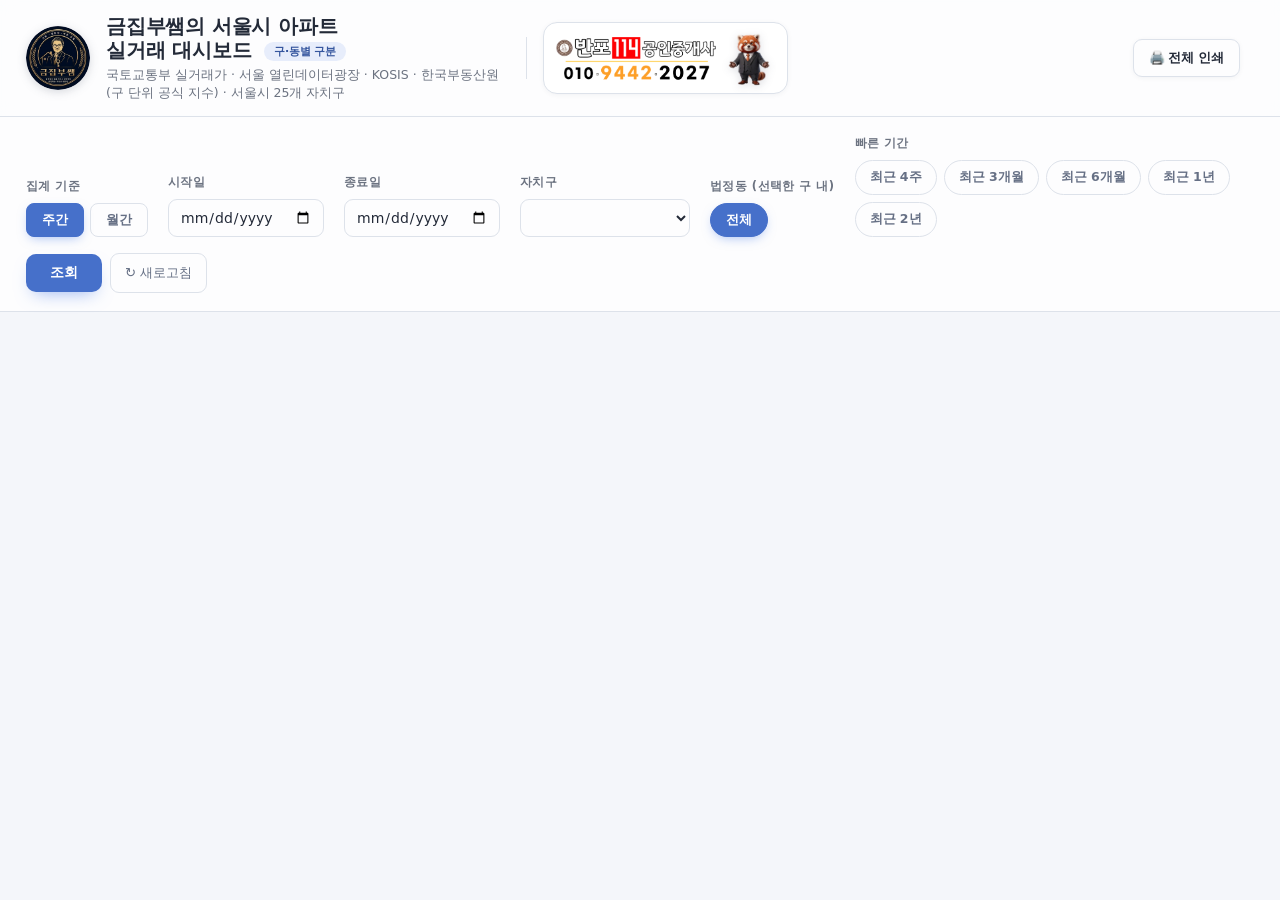
<file: index.html>
<!DOCTYPE html>
<html lang="ko">
<head>
<meta charset="utf-8" />
<meta name="viewport" content="width=device-width, initial-scale=1" />
<title>금집부쌤의 서울시 아파트 실거래 대시보드</title>
<!-- 이 파일을 더블클릭하면 서버 없이 바로 대시보드로 넘어갑니다. -->
<meta http-equiv="refresh" content="0; url=docs/index.html" />
<link rel="icon" href="data:image/svg+xml,<svg xmlns='http://www.w3.org/2000/svg' viewBox='0 0 32 32'><text y='26' font-size='26'>🏙️</text></svg>" />
<style>
  body { font-family: "Pretendard", "Malgun Gothic", -apple-system, sans-serif;
         background: #f4f6fa; color: #232a38; margin: 0; padding: 24px;
         display: flex; align-items: center; justify-content: center; min-height: 100vh; }
  .box { max-width: 540px; background: #fff; border: 1px solid #dde2ea; border-radius: 16px;
         padding: 30px 34px; box-shadow: 0 2px 14px -6px rgba(35,45,66,.12); }
  h1 { font-size: 19px; margin: 0 0 6px; letter-spacing: -.01em; }
  .sub { font-size: 13px; color: #6c7381; margin: 0 0 18px; }
  a.go { display: inline-block; background: #4670ca; color: #fff; text-decoration: none;
         font-weight: 800; font-size: 14px; padding: 11px 20px; border-radius: 10px; }
  a.go:hover { background: #35569e; }
  .note { margin-top: 20px; padding-top: 16px; border-top: 1px solid #e7eaf1;
          font-size: 12px; color: #6c7381; line-height: 1.8; }
  .note b { color: #232a38; }
  code { background: #eef1f6; padding: 1px 6px; border-radius: 5px; }
</style>
</head>
<body>
  <div class="box">
    <h1>금집부쌤의 서울시 아파트 실거래 대시보드</h1>
    <p class="sub">반포114공인중개사 · 010-9442-2027</p>

    <a class="go" href="docs/index.html">대시보드 열기 →</a>

    <p class="note">
      자동으로 넘어가지 않으면 위 버튼을 눌러 주세요.<br />
      수록 기간 안에서 시작일·종료일과 빠른 기간(최근 4주/3개월/6개월)을 고를 수 있고,
      자료는 <b>매일 새벽 자동으로 갱신</b>됩니다.<br /><br />

      <b>실시간 조회로 보고 싶다면</b> — <code>실행하기.bat</code>을 더블클릭하세요.
      공공데이터포털에서 그때그때 받아오므로 기간 제한 없이 조회할 수 있습니다(API 키 필요).
    </p>
  </div>
</body>
</html>
</file>
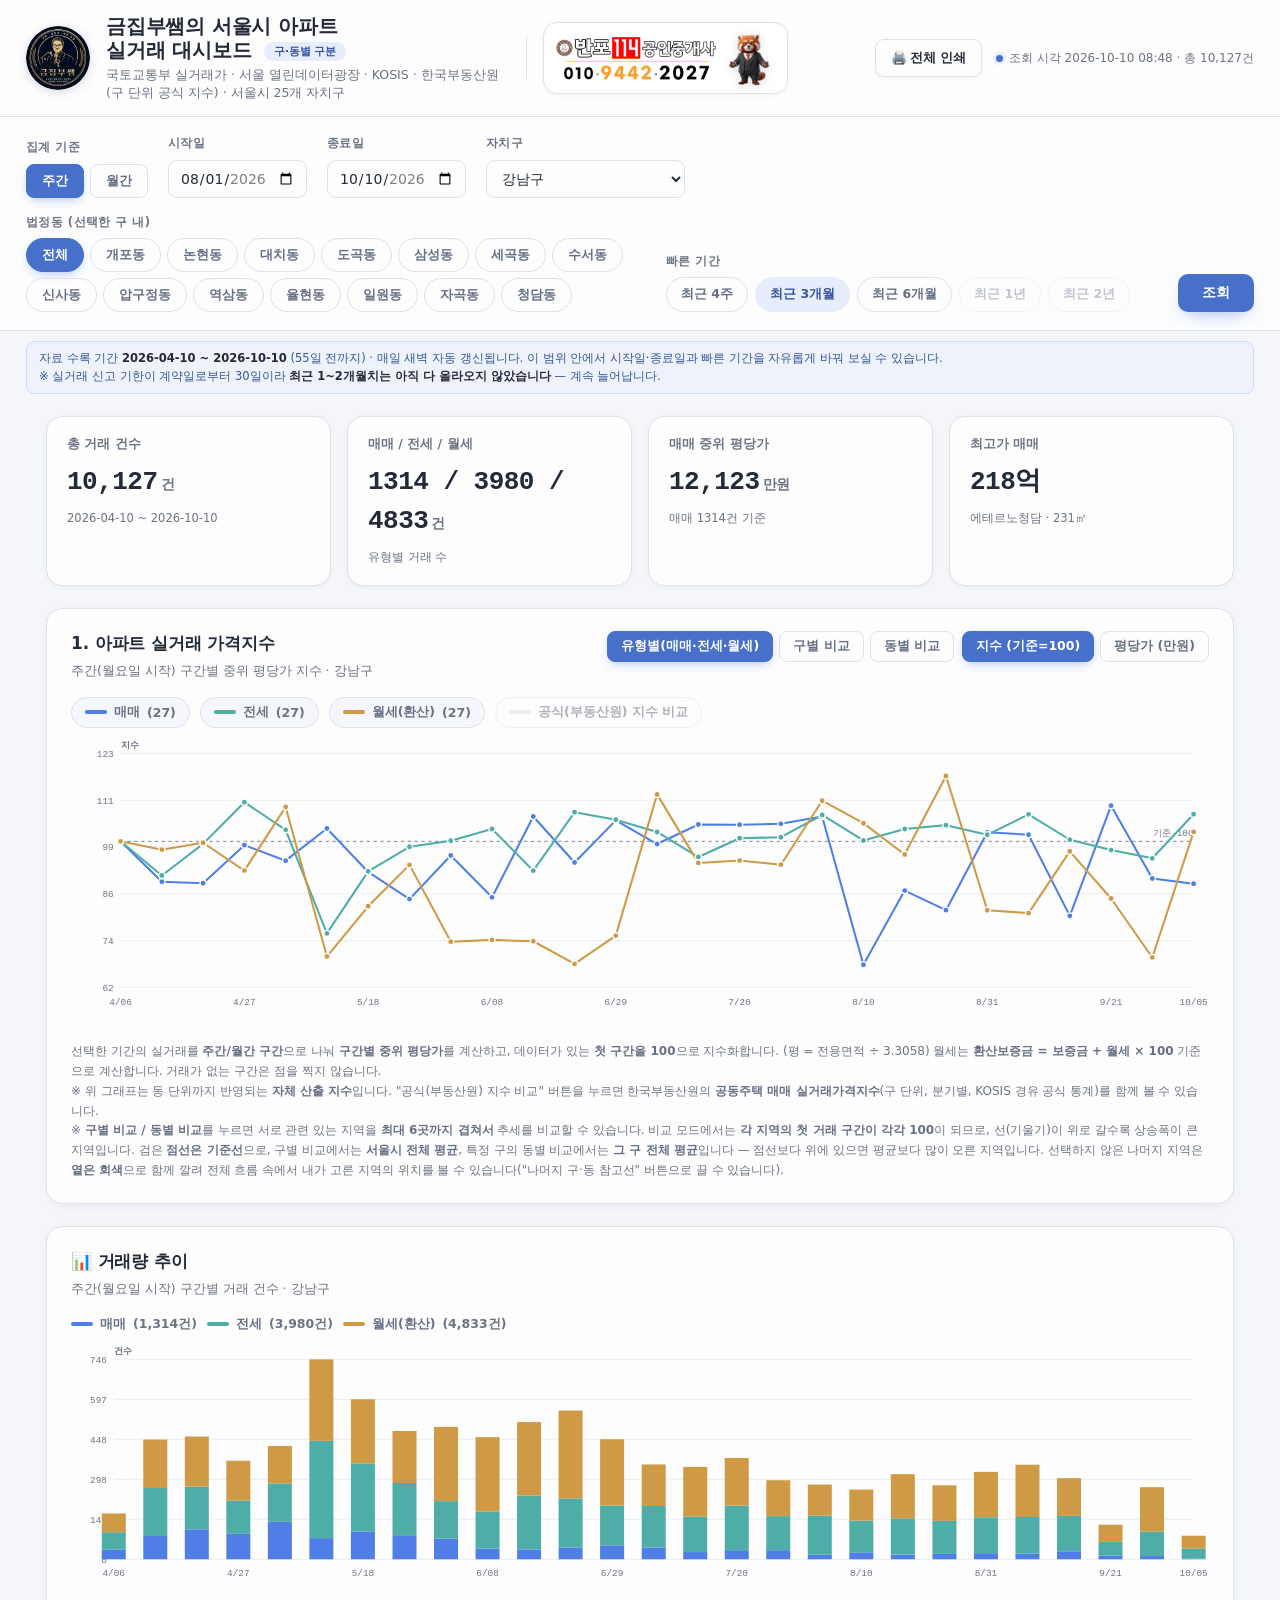
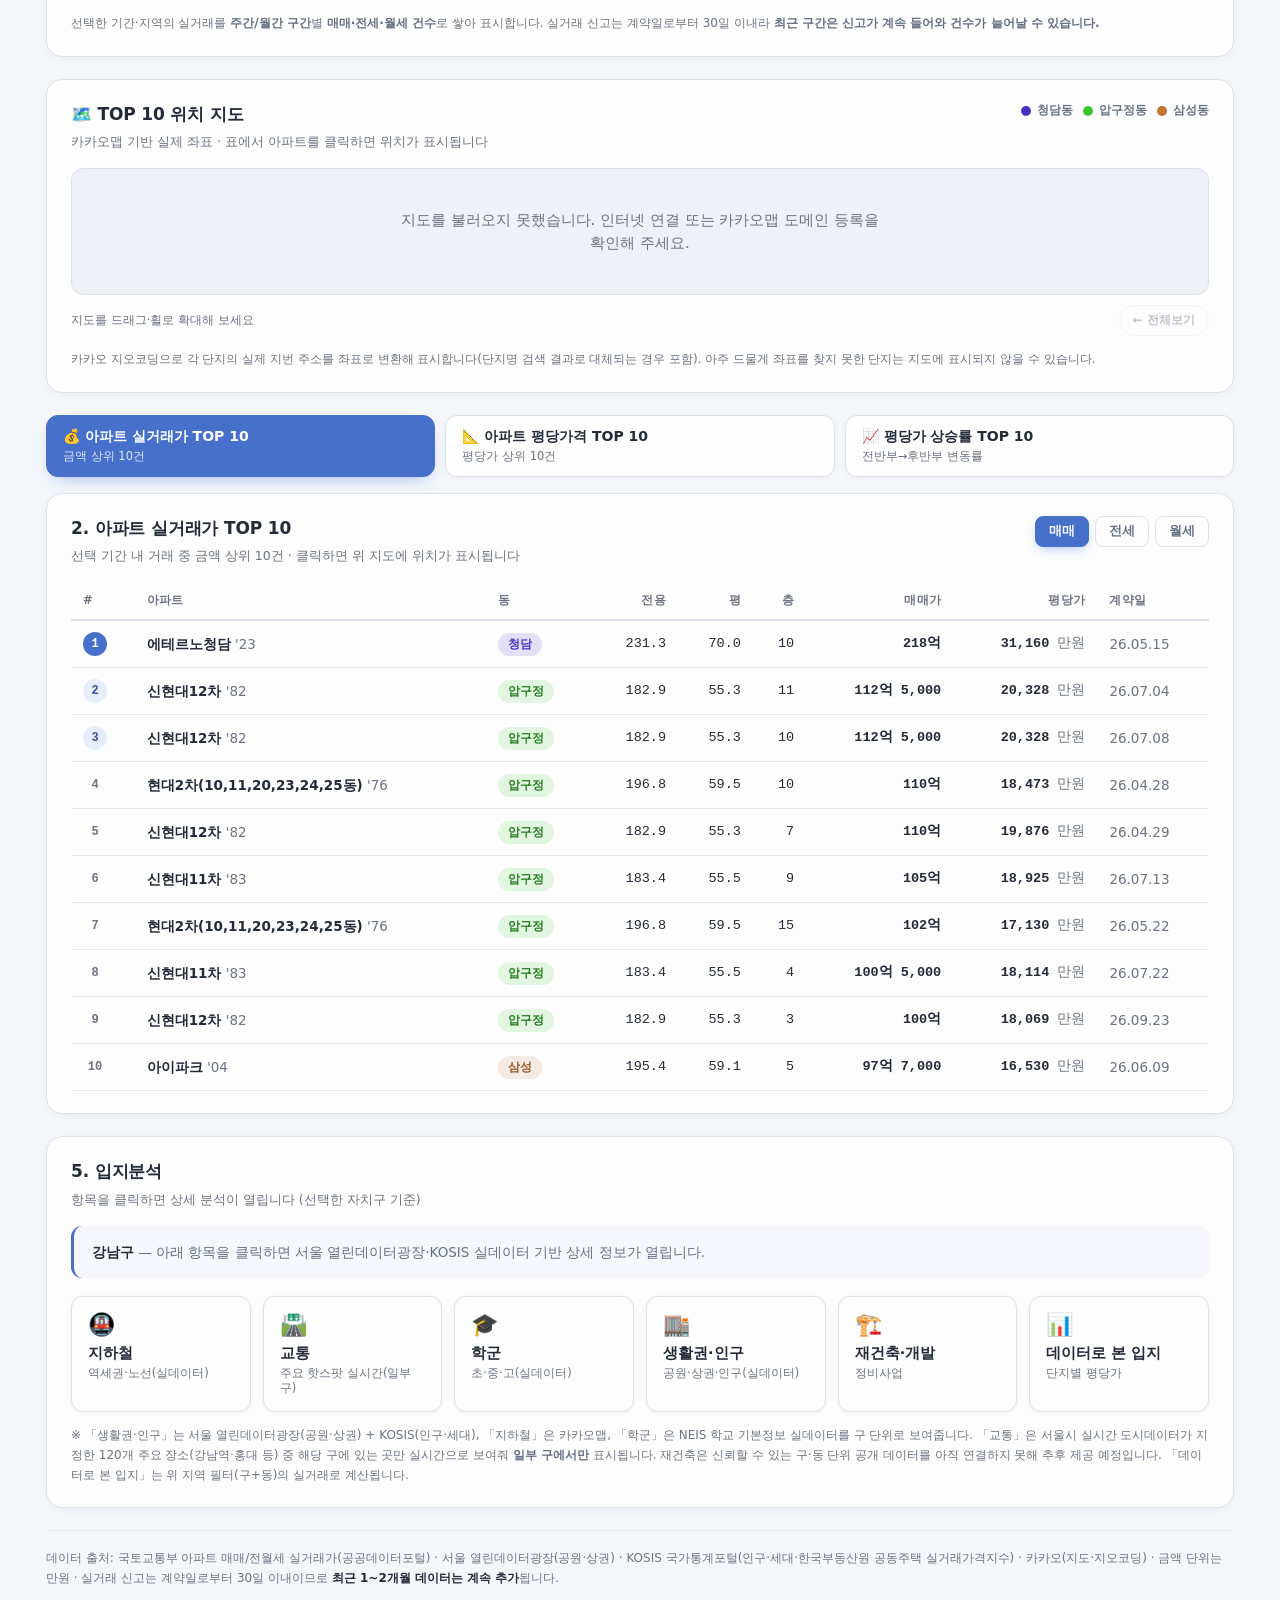
<file: docs/index.html>
<!DOCTYPE html>
<html lang="ko">
<head>
  <meta charset="utf-8" />
  <meta name="viewport" content="width=device-width, initial-scale=1" />
  <title>금집부쌤의 서울시 아파트 실거래 대시보드</title>
  <link rel="stylesheet" href="style.css?v=32" />
  <link rel="icon" href="data:image/svg+xml,<svg xmlns='http://www.w3.org/2000/svg' viewBox='0 0 32 32'><text y='26' font-size='26'>🏙️</text></svg>" />
</head>
<body>

<!-- 인쇄 전용 워터마크(반포114 상호·연락처).
     position:fixed 요소는 크롬 인쇄에서 페이지마다 다시 그려지므로 전 페이지에 자동으로 찍힌다. -->
<div class="print-watermark" aria-hidden="true">
  <img src="assets/banpo114-logo.png" alt="" onerror="this.closest('.print-watermark').remove()" />
</div>

<header class="topbar">
  <div class="brand">
    <div class="brand-left">
      <img class="geumjib-badge" src="assets/geumjib-logo.png?v=2" alt="금집부쌤"
           onerror="this.classList.add('img-missing')" />
      <div class="brand-titles">
        <h1>금집부쌤의 서울시 아파트<br />실거래 대시보드 <span class="brand-tag">구·동별 구분</span></h1>
        <p class="brand-sub">국토교통부 실거래가 · 서울 열린데이터광장 · KOSIS · 한국부동산원(구 단위 공식 지수) · 서울시 25개 자치구</p>
      </div>
    </div>
    <span class="brand-sep" aria-hidden="true"></span>
    <div class="brand-plate">
      <img class="logo" src="assets/banpo114-logo.png" alt="반포114공인중개사 · 010-9442-2027"
           onerror="this.classList.add('img-missing')" />
      <span class="brand-plate-fallback">반포<b>114</b>공인중개사 · 010-9442-2027</span>
      <img class="mascot" src="assets/geumddogi.png" alt="반포114공인중개사 캐릭터 금똑이"
           onerror="this.classList.add('img-missing')" />
    </div>
  </div>
  <div class="topbar-right">
    <button type="button" id="printAllBtn" class="print-btn">🖨️ 전체 인쇄</button>
    <div class="fetched" id="fetchedAt"></div>
  </div>
</header>

<!-- ─────────────── 조회 조건 ─────────────── -->
<section class="controls" aria-label="조회 조건">
  <div class="ctl">
    <label>집계 기준</label>
    <div class="seg" id="granularity" role="group">
      <button class="seg-btn is-on" data-g="week">주간</button>
      <button class="seg-btn" data-g="month">월간</button>
    </div>
  </div>

  <div class="ctl">
    <label for="startDate">시작일</label>
    <input type="date" id="startDate" />
  </div>

  <div class="ctl">
    <label for="endDate">종료일</label>
    <input type="date" id="endDate" />
  </div>

  <div class="ctl">
    <label for="guSelect">자치구</label>
    <select id="guSelect"></select>
  </div>

  <div class="ctl">
    <label>법정동 (선택한 구 내)</label>
    <div class="seg seg-wrap seg-pill" id="dongFilter" role="group">
      <button class="seg-btn is-on" data-d="all">전체</button>
    </div>
  </div>

  <div class="ctl ctl-grow">
    <label>빠른 기간</label>
    <div class="presets" id="presets">
      <button data-preset="4w">최근 4주</button>
      <button data-preset="3m">최근 3개월</button>
      <button data-preset="6m">최근 6개월</button>
      <button data-preset="1y">최근 1년</button>
      <button data-preset="2y">최근 2년</button>
    </div>
  </div>

  <div class="ctl ctl-actions">
    <button id="loadBtn" class="primary">조회</button>
    <button id="refreshBtn" class="ghost" title="캐시를 무시하고 공공데이터포털에서 다시 받아옵니다">↻ 새로고침</button>
  </div>
</section>

<div id="status" class="status" hidden></div>

<main id="dash" hidden>

  <!-- 화면에는 안 보이고, "전체 인쇄" 시 1페이지 맨 위에 어느 지역·기간 리포트인지 표시 -->
  <div id="printPageHeader" class="print-only"></div>

  <!-- ─────────────── 요약 KPI ─────────────── -->
  <section class="kpis" id="kpis"></section>

  <!-- ─────────────── 1. 가격지수 ─────────────── -->
  <section class="card" id="cardIndex">
    <div class="card-head">
      <div>
        <h2>1. 아파트 실거래 가격지수</h2>
        <p class="card-sub" id="indexSub"></p>
      </div>
      <div class="card-tools">
        <div class="seg small" id="indexView">
          <button class="seg-btn is-on" data-v="type">유형별(매매·전세·월세)</button>
          <button class="seg-btn" data-v="gu">구별 비교</button>
          <button class="seg-btn" data-v="dong">동별 비교</button>
        </div>
        <div class="seg small" id="indexMode">
          <button class="seg-btn is-on" data-m="index">지수 (기준=100)</button>
          <button class="seg-btn" data-m="price">평당가 (만원)</button>
        </div>
      </div>
    </div>

    <!-- 구·동 비교 모드에서만 열리는 선택 패널(칩을 클릭해 최대 6개 지역을 겹쳐 본다) -->
    <div class="cmp-panel" id="cmpPanel" hidden>
      <div class="cmp-row">
        <span class="cmp-label">거래유형</span>
        <div class="seg small" id="cmpType">
          <button class="seg-btn is-on" data-t="sale">매매</button>
          <button class="seg-btn" data-t="jeonse">전세</button>
          <button class="seg-btn" data-t="monthly">월세(환산)</button>
        </div>
        <span class="cmp-label">빠른 선택</span>
        <div class="cmp-presets" id="cmpPresets"></div>
      </div>
      <div class="cmp-row cmp-row-toggles">
        <span class="cmp-label">비교 기준</span>
        <div class="cmp-toggles" id="cmpToggles"></div>
      </div>
      <div class="cmp-chips" id="cmpChips"></div>
      <p class="cmp-hint" id="cmpHint"></p>
    </div>

    <div class="legend" id="indexLegend"></div>
    <div class="chart-wrap"><div id="indexChart"></div></div>
    <div class="reb-index-panel" id="rebIndexPanel" hidden></div>

    <p class="note">
      선택한 기간의 실거래를 <b>주간/월간 구간</b>으로 나눠 <b>구간별 중위 평당가</b>를 계산하고,
      데이터가 있는 <b>첫 구간을 100</b>으로 지수화합니다. (평 = 전용면적 ÷ 3.3058)
      월세는 <b>환산보증금 = 보증금 + 월세 × 100</b> 기준으로 계산합니다.
      거래가 없는 구간은 점을 찍지 않습니다.
      <br />
      ※ 위 그래프는 동 단위까지 반영되는 <b>자체 산출 지수</b>입니다. "공식(부동산원) 지수 비교" 버튼을 누르면
      한국부동산원의 <b>공동주택 매매 실거래가격지수</b>(구 단위, 분기별, KOSIS 경유 공식 통계)를 함께 볼 수 있습니다.
      <br />
      ※ <b>구별 비교 / 동별 비교</b>를 누르면 서로 관련 있는 지역을 <b>최대 6곳까지 겹쳐서</b> 추세를 비교할 수 있습니다.
      비교 모드에서는 <b>각 지역의 첫 거래 구간이 각각 100</b>이 되므로, 선(기울기)이 위로 갈수록 상승폭이 큰 지역입니다.
      검은 <b>점선은 기준선</b>으로, 구별 비교에서는 <b>서울시 전체 평균</b>, 특정 구의 동별 비교에서는 <b>그 구 전체 평균</b>입니다 —
      점선보다 위에 있으면 평균보다 많이 오른 지역입니다. 선택하지 않은 나머지 지역은 <b>옅은 회색</b>으로 함께 깔려
      전체 흐름 속에서 내가 고른 지역의 위치를 볼 수 있습니다("나머지 구·동 참고선" 버튼으로 끌 수 있습니다).
    </p>
  </section>

  <!-- ─────────────── 거래량 추이 ─────────────── -->
  <section class="card" id="cardVolume">
    <div class="card-head">
      <div>
        <h2>📊 거래량 추이</h2>
        <p class="card-sub" id="volumeSub"></p>
      </div>
    </div>

    <div class="legend" id="volumeLegend"></div>
    <div class="chart-wrap"><div id="volumeChart"></div></div>

    <p class="note">
      선택한 기간·지역의 실거래를 <b>주간/월간 구간</b>별 <b>매매·전세·월세 건수</b>로 쌓아 표시합니다.
      실거래 신고는 계약일로부터 30일 이내라 <b>최근 구간은 신고가 계속 들어와 건수가 늘어날 수 있습니다.</b>
    </p>
  </section>

  <!-- ─────────────── 지도: TOP 10 위치 ─────────────── -->
  <section class="card" id="cardMap">
    <div class="card-head">
      <div>
        <h2>🗺️ TOP 10 위치 지도</h2>
        <p class="card-sub">카카오맵 기반 실제 좌표 · 표에서 아파트를 클릭하면 위치가 표시됩니다</p>
      </div>
      <div class="geo-legend" id="geoLegend"></div>
    </div>
    <div class="geo-map-wrap">
      <div id="geoMapKakao" class="geo-map-kakao" hidden></div>
      <div id="geoMap"></div>
    </div>
    <div class="geo-map-tools">
      <span class="geo-map-hint" id="geoMapHint">지도를 드래그·휠로 확대해 보세요</span>
      <button type="button" class="geo-reset-btn" id="geoResetBtn" disabled>← 전체보기</button>
    </div>
    <p class="note">
      카카오 지오코딩으로 각 단지의 실제 지번 주소를 좌표로 변환해 표시합니다(단지명 검색 결과로 대체되는 경우 포함).
      아주 드물게 좌표를 찾지 못한 단지는 지도에 표시되지 않을 수 있습니다.
    </p>
  </section>

  <!-- ─────────────── TOP 10 3종 전환 탭 ───────────────
       화면에서는 한 번에 하나만 보여주고(길게 이어지는 표 3개를 없앰),
       "전체 인쇄" 시에는 CSS(@media print)에서 숨김을 풀어 3개 모두 출력한다. -->
  <nav class="top-tabs" id="topTabs" aria-label="TOP 10 보기 전환">
    <button type="button" class="top-tab is-on" data-tab="deal"><b>💰 아파트 실거래가 TOP 10</b><em>금액 상위 10건</em></button>
    <button type="button" class="top-tab" data-tab="pyeong"><b>📐 아파트 평당가격 TOP 10</b><em>평당가 상위 10건</em></button>
    <button type="button" class="top-tab" data-tab="rate"><b>📈 평당가 상승률 TOP 10</b><em>전반부→후반부 변동률</em></button>
  </nav>

  <!-- ─────────────── 2. 실거래가 TOP 10 ─────────────── -->
  <section class="card" id="cardTopDeal" data-tabpanel="deal">
    <div class="card-head">
      <div>
        <h2>2. 아파트 실거래가 TOP 10</h2>
        <p class="card-sub">선택 기간 내 거래 중 금액 상위 10건 · 클릭하면 위 지도에 위치가 표시됩니다</p>
      </div>
      <div class="seg small" id="topDealTab">
        <button class="seg-btn is-on" data-t="sale">매매</button>
        <button class="seg-btn" data-t="jeonse">전세</button>
        <button class="seg-btn" data-t="monthly">월세</button>
      </div>
    </div>
    <div class="table-wrap"><table id="topDealTable"></table></div>
  </section>

  <!-- ─────────────── 3. 평당가격 TOP 10 ─────────────── -->
  <section class="card" id="cardTopPyeong" data-tabpanel="pyeong">
    <div class="card-head">
      <div>
        <h2>3. 아파트 평당가격 TOP 10</h2>
        <p class="card-sub">평당가 = 거래금액 ÷ (전용면적 ÷ 3.3058)</p>
      </div>
      <div class="seg small" id="topPyeongTab">
        <button class="seg-btn is-on" data-t="sale">매매</button>
        <button class="seg-btn" data-t="jeonse">전세</button>
        <button class="seg-btn" data-t="monthly">월세</button>
      </div>
    </div>
    <div class="table-wrap"><table id="topPyeongTable"></table></div>
  </section>

  <!-- ─────────────── 평당가 상승률 TOP 10 ─────────────── -->
  <section class="card" id="cardRateTop" data-tabpanel="rate">
    <div class="card-head">
      <div>
        <h2>4. 평당가 상승률 TOP 10</h2>
        <p class="card-sub">선택 기간을 절반으로 나눠 <b>전반부→후반부 중위 평당가 변동률</b>이 큰 단지 순</p>
      </div>
      <div class="seg small" id="rateTab">
        <button class="seg-btn is-on" data-t="sale">매매</button>
        <button class="seg-btn" data-t="jeonse">전세</button>
        <button class="seg-btn" data-t="monthly">월세</button>
      </div>
    </div>
    <div class="table-wrap"><table id="rateTopTable"></table></div>
    <p class="note">
      선택한 기간을 정확히 반으로 나눠, 각 단지의 <b>전반부·후반부 중위 평당가</b>를 비교합니다.
      두 구간 모두 거래가 있는 단지만 계산되므로, <b>기간이 짧으면 비교 가능한 단지가 적어질 수 있습니다</b>
      (3개월 이상 조회를 권장). 표본이 1~2건인 단지는 등락이 과장되어 보일 수 있습니다.
    </p>
  </section>

  <!-- ─────────────── 4. 입지분석 ─────────────── -->
  <section class="card" id="cardLocOnScreen">
    <div class="card-head">
      <div>
        <h2>5. 입지분석</h2>
        <p class="card-sub">항목을 클릭하면 상세 분석이 열립니다 (선택한 자치구 기준)</p>
      </div>
    </div>

    <p class="loc-summary" id="locSummary"></p>

    <div class="loc-grid" id="locGrid">
      <button class="loc-tile" data-k="subway"><span class="ico">🚇</span><b>지하철</b><em>역세권·노선(실데이터)</em></button>
      <button class="loc-tile" data-k="transport"><span class="ico">🛣️</span><b>교통</b><em>주요 핫스팟 실시간(일부 구)</em></button>
      <button class="loc-tile" data-k="school"><span class="ico">🎓</span><b>학군</b><em>초·중·고(실데이터)</em></button>
      <button class="loc-tile" data-k="life"><span class="ico">🏬</span><b>생활권·인구</b><em>공원·상권·인구(실데이터)</em></button>
      <button class="loc-tile" data-k="develop"><span class="ico">🏗️</span><b>재건축·개발</b><em>정비사업</em></button>
      <button class="loc-tile" data-k="data"><span class="ico">📊</span><b>데이터로 본 입지</b><em>단지별 평당가</em></button>
    </div>

    <div class="loc-detail" id="locDetail" hidden></div>

    <p class="note">
      ※ 「생활권·인구」는 서울 열린데이터광장(공원·상권) + KOSIS(인구·세대), 「지하철」은 카카오맵, 「학군」은
      NEIS 학교 기본정보 실데이터를 구 단위로 보여줍니다. 「교통」은 서울시 실시간 도시데이터가 지정한
      120개 주요 장소(강남역·홍대 등) 중 해당 구에 있는 곳만 실시간으로 보여줘 <b>일부 구에서만</b> 표시됩니다.
      재건축은 신뢰할 수 있는 구·동 단위 공개 데이터를 아직 연결하지 못해 추후 제공 예정입니다.
      「데이터로 본 입지」는 위 지역 필터(구+동)의 실거래로 계산됩니다.
    </p>
  </section>

  <!-- 화면에는 안 보이고, "전체 인쇄" 클릭 시에만 입지분석 6개 탭 전체를 한 번에 채워 넣는다 -->
  <div id="printLocAll" class="print-only"></div>

  <footer class="foot">
    데이터 출처: 국토교통부 아파트 매매/전월세 실거래가(공공데이터포털) · 서울 열린데이터광장(공원·상권) ·
    KOSIS 국가통계포털(인구·세대·한국부동산원 공동주택 실거래가격지수) · 카카오(지도·지오코딩) ·
    금액 단위는 만원 · 실거래 신고는 계약일로부터 30일 이내이므로 <b>최근 1~2개월 데이터는 계속 추가</b>됩니다.
  </footer>
</main>

<script src="https://dapi.kakao.com/v2/maps/sdk.js?appkey=e0f46aa5826e861cba007f4b3ff5d17c&autoload=false"></script>
<script src="seoul-gu.js?v=11"></script>
<script src="geo-coords.js?v=11"></script>
<script src="static-data.js?v=202610100848"></script>
  <script src="static-shim.js"></script>
  <script src="app.js?v=15"></script>
</body>
</html>
</file>
<file: docs/style.css>
:root {
  /* ── 라이트 테마 팔레트 (디자인 가이드 OKLCH 톤을 매핑) ── */
  --bg: #f4f6fa;
  --card: #fdfdfe;
  --card-2: #eef1f6;
  --line: #dde2ea;
  --line-soft: #e7eaf1;
  --txt: #232a38;
  --txt-dim: #667085;
  --txt-mute: #6c7381;    /* WCAG AA(4.5:1) 확보를 위해 목업보다 살짝 어둡게 조정 */

  --accent: #4670ca;       /* blue — 흰 텍스트 위 버튼/배지 대비 4.5:1 확보를 위해 목업보다 살짝 어둡게 조정 */
  --accent-2: #35569e;     /* blue-dark (강조 텍스트) */
  --accent-light: #e7edfb; /* blue-light (활성 배지 배경) */
  --accent-pale: #f5f7fc;  /* blue-pale (비활성 요소 배경) */

  --sale: #4f7fe6;      /* blue (차트 라인은 배경 대비 걱정 없어 원래 밝기 유지) */
  --jeonse: #4fada8;    /* teal */
  --monthly: #cf9a45;   /* gold */

  --up: #bc3d3d;        /* 상승(국내 관행: 적색) — 배지 배경 대비 4.5:1 확보 */
  --down: #4e6aa9;      /* 하락(청색) — 배지 배경 대비 4.5:1 확보 */
  --danger: #bc3d3d;

  --radius: 16px;
  --shadow: 0 2px 14px -6px rgba(35, 45, 66, 0.12);
  --shadow-sm: 0 1px 6px -2px rgba(35, 45, 66, 0.10);
  --mono: ui-monospace, "SF Mono", "Cascadia Code", Consolas, monospace;
  --sans: "Pretendard", "Noto Sans KR", -apple-system, "Segoe UI", "Malgun Gothic", system-ui, sans-serif;
}

* { box-sizing: border-box; }

html, body {
  margin: 0;
  background: var(--bg);
  color: var(--txt);
  font-family: var(--sans);
  font-size: 15px;
  line-height: 1.5;
  -webkit-font-smoothing: antialiased;
}

h1, h2 { margin: 0; font-weight: 800; letter-spacing: -0.01em; }
b { font-weight: 700; color: var(--txt); }

/* ─────────────── Top bar ─────────────── */
.topbar {
  display: flex;
  align-items: center;
  justify-content: space-between;
  flex-wrap: wrap;
  gap: 10px 24px;
  padding: 14px 26px;
  border-bottom: 1px solid var(--line);
  background: rgba(253, 253, 254, 0.92);
  backdrop-filter: blur(8px);
  position: sticky;
  top: 0;
  z-index: 20;
}
/* 브랜드(로고+제목)가 넓게 펼쳐지도록 우선 폭을 확보하고,
   조회시각은 공간이 부족하면 아래 줄로 밀려나게 한다. */
.brand { display: flex; align-items: center; gap: 16px; min-width: 0; flex: 1 1 620px; }
.brand-left { display: contents; }   /* 인쇄 전용 래퍼: 화면에서는 자식이 .brand에 바로 있는 것처럼 동작(레이아웃 영향 없음) */

/* 반포114 브랜드 플레이트 — 흰 배경 카드 위에 캐릭터 + 로고 */
.brand-plate {
  display: flex;
  align-items: center;
  gap: 10px;
  background: #fff;
  border: 1px solid var(--line);
  border-radius: 14px;
  padding: 5px 16px 5px 10px;
  box-shadow: var(--shadow-sm);
  flex-shrink: 0;
}
.brand-plate .mascot { height: 60px; width: auto; display: block; filter: drop-shadow(0 2px 4px rgba(35, 45, 66, 0.16)); }
.brand-plate .logo { height: 50px; width: auto; display: block; }
.brand-plate .img-missing { display: none; }
.brand-plate-fallback { display: none; font-size: 16px; font-weight: 800; color: #222; white-space: nowrap; letter-spacing: -0.01em; }
.brand-plate-fallback b { color: #d64545; }
/* 이미지가 아직 없을 때만 텍스트 대체 노출 */
.brand-plate .logo.img-missing ~ .brand-plate-fallback { display: inline-flex; align-items: center; gap: 2px; }

.geumjib-badge { height: 64px; width: 64px; border-radius: 50%; display: block; flex-shrink: 0; filter: drop-shadow(0 2px 5px rgba(35, 45, 66, 0.18)); }
.geumjib-badge.img-missing { display: none; }
.brand-sep { width: 1px; height: 42px; background: var(--line); flex-shrink: 0; }
.brand-titles { flex: 1 1 auto; min-width: 0; }
.topbar h1 { font-size: 20px; line-height: 1.2; text-wrap: balance; color: var(--txt); }
.brand-sub { margin: 4px 0 0; color: var(--txt-mute); font-size: 12.5px; line-height: 1.45; }
.brand-tag { display: inline-block; font-size: 11px; font-weight: 700; color: var(--accent-2); background: var(--accent-light); padding: 3px 10px; border-radius: 100px; vertical-align: middle; margin-left: 6px; white-space: nowrap; }
.topbar-right { display: flex; align-items: center; gap: 14px; margin-left: auto; flex: 1 1 300px; justify-content: flex-end; }
.fetched { color: var(--txt-mute); font-size: 12px; text-align: right; line-height: 1.5; }
.print-btn {
  border: 1px solid var(--line); background: var(--card); color: var(--txt);
  padding: 9px 15px; border-radius: 9px; font-size: 13px; font-weight: 700; cursor: pointer;
  white-space: nowrap; box-shadow: var(--shadow-sm);
}
.print-btn:hover { border-color: var(--accent); color: var(--accent); }
.print-btn:disabled { opacity: 0.6; cursor: default; }
.print-only { display: none; }
.print-watermark { display: none; }   /* 화면에서는 숨김 — @media print에서만 켜진다 */
.fetched .live-dot {
  display: inline-block; width: 7px; height: 7px; border-radius: 50%;
  background: var(--accent); margin-right: 6px; box-shadow: 0 0 0 3px var(--accent-light);
  animation: pulseDot 2s infinite;
}
@keyframes pulseDot { 0%, 100% { opacity: 1; } 50% { opacity: 0.35; } }
@media (prefers-reduced-motion: reduce) { .fetched .live-dot { animation: none; } }

/* ─────────────── Controls ─────────────── */
.controls {
  display: flex;
  flex-wrap: wrap;
  gap: 16px 20px;
  align-items: flex-end;
  padding: 18px 26px;
  border-bottom: 1px solid var(--line);
  background: var(--card);
}
.ctl { display: flex; flex-direction: column; gap: 7px; }
.ctl-grow { flex: 1; min-width: 220px; }
.ctl label { font-size: 11.5px; color: var(--txt-mute); font-weight: 700; text-transform: uppercase; letter-spacing: 0.04em; }
.ctl-actions { flex-direction: row; align-items: center; gap: 8px; }

input[type="date"] {
  background: var(--card);
  border: 1px solid var(--line);
  color: var(--txt);
  border-radius: 9px;
  padding: 9px 11px;
  font-family: var(--sans);
  font-size: 14px;
  color-scheme: light;
}
input[type="date"]:focus { outline: none; border-color: var(--accent); box-shadow: 0 0 0 3px var(--accent-light); }

#guSelect {
  background: var(--card);
  border: 1px solid var(--line);
  color: var(--txt);
  border-radius: 9px;
  padding: 9px 11px;
  font-family: var(--sans);
  font-size: 14px;
  min-width: 170px;
}
#guSelect:focus { outline: none; border-color: var(--accent); box-shadow: 0 0 0 3px var(--accent-light); }

/* ── 구별/동별 비교 선택 패널(가격지수 카드) ── */
.cmp-panel {
  background: var(--accent-pale);
  border: 1px solid var(--line-soft);
  border-radius: 12px;
  padding: 12px 14px;
  margin-bottom: 14px;
}
.cmp-row { display: flex; flex-wrap: wrap; align-items: center; gap: 8px 12px; margin-bottom: 10px; }
.cmp-label { font-size: 12px; font-weight: 700; color: var(--txt-mute); }
.cmp-presets { display: flex; flex-wrap: wrap; gap: 6px; }
.cmp-preset {
  background: var(--card); border: 1px solid var(--line); color: var(--txt-dim);
  padding: 6px 12px; border-radius: 100px; font-size: 12px; font-weight: 600;
  cursor: pointer; font-family: var(--sans); transition: 0.15s;
}
.cmp-preset:hover { border-color: var(--accent); color: var(--accent-2); }

.cmp-row-toggles { margin-bottom: 10px; }
.cmp-toggles { display: flex; flex-wrap: wrap; gap: 6px; }
.cmp-toggle {
  display: inline-flex; align-items: center; gap: 7px;
  background: var(--card); border: 1px solid var(--line); color: var(--txt-mute);
  padding: 6px 13px; border-radius: 100px; font-size: 12px; font-weight: 600;
  cursor: pointer; font-family: var(--sans); transition: 0.15s; opacity: 0.6;
}
.cmp-toggle .sw { display: inline-block; width: 20px; height: 4px; border-radius: 3px; flex-shrink: 0; }
.cmp-toggle:hover { border-color: var(--accent); }
.cmp-toggle.is-on { color: var(--txt-dim); opacity: 1; background: var(--accent-pale); border-color: #c7d1e6; }
/* 범례·토글의 점선(기준선) / 옅은 회색(참고선) 색 견본 */
.sw-dash { background: repeating-linear-gradient(90deg, #2b3245 0 6px, transparent 6px 10px) !important; }
.sw-ghost { background: #c9cfda !important; }

.cmp-chips { display: flex; flex-wrap: wrap; gap: 6px; }
.cmp-chip {
  display: inline-flex; align-items: center; gap: 6px;
  background: var(--card); border: 1px solid var(--line); color: var(--txt-dim);
  padding: 6px 12px; border-radius: 100px; font-size: 12.5px; font-weight: 600;
  cursor: pointer; font-family: var(--sans); transition: 0.15s;
}
.cmp-chip .n { font-size: 10.5px; color: var(--txt-mute); font-family: var(--mono); }
.cmp-chip:hover { border-color: var(--accent); color: var(--txt); }
.cmp-chip.is-on { background: var(--c); border-color: var(--c); color: #fff; font-weight: 700; }
.cmp-chip.is-on .n { color: rgba(255, 255, 255, 0.8); }
.cmp-chip.is-dim { opacity: 0.5; }
.cmp-hint { margin: 9px 0 0; font-size: 11.5px; color: var(--txt-mute); }
.cmp-guide { font-size: 13px; color: var(--txt-dim); display: flex; flex-wrap: wrap; align-items: center; gap: 10px; }
.cmp-loadall {
  background: var(--accent); border: 0; color: #fff; font-weight: 700;
  padding: 7px 14px; border-radius: 8px; font-size: 12.5px; cursor: pointer; font-family: var(--sans);
}
.cmp-loadall:hover { filter: brightness(1.06); }

/* ── TOP 10 3종 전환 탭 ── */
.top-tabs { display: flex; flex-wrap: wrap; gap: 10px; margin-bottom: 16px; }
.top-tab {
  flex: 1 1 220px;
  display: flex; flex-direction: column; gap: 3px; text-align: left;
  background: var(--card); border: 1px solid var(--line); border-radius: 12px;
  padding: 12px 16px; cursor: pointer; font-family: var(--sans); transition: 0.15s;
  box-shadow: var(--shadow-sm);
}
.top-tab b { font-size: 14px; font-weight: 800; color: var(--txt); }
.top-tab em { font-style: normal; font-size: 11.5px; color: var(--txt-mute); }
.top-tab:hover { border-color: var(--accent); }
.top-tab.is-on { background: var(--accent); border-color: var(--accent); box-shadow: 0 8px 18px -10px rgba(79, 127, 230, 0.7); }
.top-tab.is-on b { color: #fff; }
.top-tab.is-on em { color: rgba(255, 255, 255, 0.82); }
.is-tab-off { display: none; }

.reb-btn { border-style: dashed; }
.reb-index-panel { margin-top: 14px; padding-top: 14px; border-top: 1px dashed var(--line); }
.reb-index-panel svg { display: block; width: 100%; height: auto; }

/* 탭 그룹(인카드): 매매/전세/월세, 지수/평당가 등 — 사각 라운드 pill */
.seg { display: inline-flex; gap: 6px; }
.seg.seg-wrap { flex-wrap: wrap; max-width: 620px; }
.seg-btn {
  border: 1px solid var(--line);
  background: transparent;
  color: var(--txt-dim);
  padding: 7px 15px;
  border-radius: 8px;
  font-size: 13px;
  font-weight: 600;
  font-family: var(--sans);
  cursor: pointer;
  transition: 0.15s;
  white-space: nowrap;
}
.seg.small .seg-btn { padding: 6px 13px; font-size: 12.5px; }
.seg-btn:hover { color: var(--txt); border-color: var(--accent); }
.seg-btn.is-on { background: var(--accent); border-color: var(--accent); color: #fff; font-weight: 700; box-shadow: 0 4px 12px -4px rgba(79, 127, 230, 0.55); }

/* 대상 지역처럼 완전히 둥근 필터 칩 — 목업의 "필터 pill" 스타일 */
.seg.seg-pill .seg-btn { border-radius: 100px; }

.presets { display: flex; flex-wrap: wrap; gap: 7px; }
.presets button {
  background: transparent;
  border: 1px solid var(--line);
  color: var(--txt-dim);
  padding: 8px 14px;
  border-radius: 100px;
  font-size: 12.5px;
  font-weight: 600;
  cursor: pointer;
  transition: 0.15s;
  font-family: var(--sans);
}
.presets button:hover { border-color: var(--accent); color: var(--txt); }
.presets button.is-on { background: var(--accent-light); border-color: var(--accent-light); color: var(--accent-2); font-weight: 700; }

button.primary {
  background: var(--accent);
  border: 0;
  color: #fff;
  font-weight: 700;
  padding: 10px 24px;
  border-radius: 10px;
  cursor: pointer;
  font-size: 14px;
  font-family: var(--sans);
  box-shadow: 0 8px 18px -8px rgba(79, 127, 230, 0.6);
}
button.primary:hover { filter: brightness(1.06); }
button.primary:disabled { opacity: 0.55; cursor: progress; }
button.ghost {
  background: var(--card);
  border: 1px solid var(--line);
  color: var(--txt-dim);
  padding: 10px 14px;
  border-radius: 9px;
  cursor: pointer;
  font-size: 13px;
  font-family: var(--sans);
}
button.ghost:hover { color: var(--txt); border-color: var(--accent); }

/* ─────────────── Status ─────────────── */
.status { margin: 20px 26px; padding: 14px 18px; border-radius: 10px; font-size: 14px; }
.status.loading { background: var(--accent-light); border: 1px solid #c7d6f5; color: var(--accent-2); }
.status.error { background: #fbe9e9; border: 1px solid #f3c8c8; color: #a83535; }
.status.warn { background: #fbf3e2; border: 1px solid #f0dfb3; color: #8a6a1f; }
.spinner {
  display: inline-block; width: 14px; height: 14px; margin-right: 8px;
  border: 2px solid rgba(79, 127, 230, 0.25); border-top-color: var(--accent); border-radius: 50%;
  animation: spin 0.7s linear infinite; vertical-align: -2px;
}
@keyframes spin { to { transform: rotate(360deg); } }

/* ─────────────── Layout ─────────────── */
main { padding: 22px 26px 60px; max-width: 1240px; margin: 0 auto; }

.kpis { display: grid; grid-template-columns: repeat(auto-fit, minmax(180px, 1fr)); gap: 16px; margin-bottom: 22px; }
.kpi {
  background: var(--card);
  border: 1px solid var(--line);
  border-radius: var(--radius);
  padding: 18px 20px;
  box-shadow: var(--shadow-sm);
}
.kpi .k-label { color: var(--txt-mute); font-size: 12.5px; font-weight: 700; }
.kpi .k-value { font-size: 26px; font-weight: 900; margin-top: 10px; letter-spacing: -0.02em; font-family: var(--mono); color: var(--txt); }
.kpi .k-value small { font-size: 14px; font-weight: 700; color: var(--txt-mute); margin-left: 3px; }
.kpi .k-sub { color: var(--txt-mute); font-size: 11.5px; margin-top: 8px; }

.card {
  background: var(--card);
  border: 1px solid var(--line);
  border-radius: var(--radius);
  padding: 22px 24px;
  margin-bottom: 22px;
  box-shadow: var(--shadow);
}
.card-head { display: flex; align-items: flex-start; justify-content: space-between; gap: 16px; flex-wrap: wrap; margin-bottom: 16px; }
.card h2 { font-size: 17px; color: var(--txt); }
.card-sub { margin: 6px 0 0; color: var(--txt-mute); font-size: 12.5px; }
.card-tools { display: flex; gap: 8px; }

.note { margin: 14px 0 0; color: var(--txt-mute); font-size: 12px; line-height: 1.65; }
.note b { color: var(--txt-dim); }

/* ─────────────── Chart ─────────────── */
.legend { display: flex; flex-wrap: wrap; gap: 10px; margin-bottom: 10px; }
.legend .lg { display: inline-flex; align-items: center; gap: 7px; font-size: 12.5px; color: var(--txt-dim); font-weight: 600; }
.legend .sw { width: 22px; height: 4px; border-radius: 3px; }
/* 클릭해서 켜고 끄는 범례 버튼(가격지수 매매/전세/월세) */
.lg-btn {
  border: 1px solid var(--line); background: var(--card); border-radius: 100px;
  padding: 6px 13px; cursor: pointer; font-family: var(--sans); transition: 0.15s;
}
.lg-btn.is-on { border-color: var(--line); background: var(--accent-pale); color: var(--txt-dim); }
.lg-btn.is-off { color: var(--txt-mute); opacity: 0.55; }
.lg-btn.is-off .sw { background: var(--line) !important; }
.lg-btn:hover { border-color: var(--accent); }
.chart-wrap { width: 100%; overflow-x: auto; }
#indexChart, #volumeChart { min-width: 520px; }
#indexChart svg, #volumeChart svg { display: block; width: 100%; height: auto; }

.gridline { stroke: var(--line-soft); stroke-width: 1; }
.axis-txt { fill: var(--txt-mute); font-size: 11px; font-family: var(--mono); }
.axis-lbl { fill: var(--txt-dim); font-size: 11px; font-weight: 700; }
.dot { cursor: pointer; }
.bar-rect { cursor: pointer; transition: opacity 0.12s; }
.bar-rect:hover { opacity: 0.8; }
.hover-line { stroke: var(--txt-mute); stroke-dasharray: 3 3; }

.tip {
  position: fixed; pointer-events: none; z-index: 50;
  background: var(--txt); color: #fff; border-radius: 9px;
  padding: 9px 12px; font-size: 12px; box-shadow: var(--shadow); min-width: 150px;
  opacity: 0; transition: opacity 0.1s;
}
.tip .tt-title { font-weight: 700; margin-bottom: 5px; font-size: 12px; color: #fff; }
.tip .tt-row { display: flex; justify-content: space-between; gap: 14px; color: rgba(255, 255, 255, 0.75); }
.tip .tt-row b { font-family: var(--mono); color: #fff; }

/* ─────────────── 지도(개략도) ─────────────── */
.geo-legend { display: flex; flex-wrap: wrap; gap: 10px; align-items: center; }
.geo-legend .lg { display: inline-flex; align-items: center; gap: 6px; font-size: 11.5px; color: var(--txt-dim); font-weight: 600; }
.geo-legend .sw { width: 10px; height: 10px; border-radius: 50%; display: inline-block; }

/* 지도가 카드 전체 폭만큼 늘어나 대시보드를 너무 많이 차지하지 않도록 최대 폭을 제한하고 가운데 정렬 */
.geo-map-wrap { width: 100%; overflow-x: auto; border-radius: 12px; background: var(--card-2); border: 1px solid var(--line); text-align: center; }
#geoMap { min-width: 420px; max-width: 560px; margin: 0 auto; }
#geoMap svg { display: block; width: 100%; height: auto; }
.geo-map-kakao { width: 100%; height: 460px; border-radius: 12px; overflow: hidden; }
.kmp {
  position: relative; width: 26px; height: 26px; border-radius: 50% 50% 50% 0;
  background: var(--c, #4670ca); transform: rotate(-45deg); cursor: pointer;
  box-shadow: 0 2px 6px rgba(35, 45, 66, 0.4); border: 2px solid #fff;
}
.kmp-num {
  position: absolute; inset: 0; display: flex; align-items: center; justify-content: center;
  transform: rotate(45deg); color: #fff; font-family: var(--mono); font-size: 11px; font-weight: 800;
}
.kmp.is-sel { width: 32px; height: 32px; box-shadow: 0 3px 10px rgba(35, 45, 66, 0.5); z-index: 5; }
.kmp-badge {
  position: absolute; top: -7px; right: -9px; transform: rotate(45deg);
  background: var(--txt); color: #fff; border: 1.5px solid #fff; border-radius: 999px;
  min-width: 16px; height: 16px; padding: 0 3px; font-family: var(--mono); font-size: 9.5px; font-weight: 800;
  display: flex; align-items: center; justify-content: center;
}
.kmp-callout {
  position: relative; transform: translateY(-8px);
  background: var(--txt); color: #fff; border-radius: 9px; padding: 6px 10px;
  font-size: 12px; white-space: nowrap; box-shadow: 0 3px 10px rgba(35, 45, 66, 0.35);
}
.kmp-callout b { font-size: 12.5px; font-weight: 800; }
.geo-map-tools { display: flex; align-items: center; justify-content: space-between; gap: 10px; margin-top: 10px; }
.geo-map-hint { font-size: 11.5px; color: var(--txt-mute); }
.geo-reset-btn {
  background: var(--card); border: 1px solid var(--line); color: var(--txt-dim);
  padding: 6px 13px; border-radius: 100px; font-size: 12px; font-weight: 700; cursor: pointer; font-family: var(--sans);
}
.geo-reset-btn:hover { border-color: var(--accent); color: var(--txt); }
.geo-reset-btn:disabled { opacity: 0.4; cursor: default; }

.geo-river { fill: url(#geoRiverGrad); }
.geo-river-label { fill: rgba(255, 255, 255, 0.9); font-size: 13px; font-weight: 800; letter-spacing: 0.08em; }
.geo-park { fill: #cdead9; stroke: #a8dcc0; stroke-width: 1; }
.geo-park-label { fill: #2f6b4a; font-size: 10.5px; font-weight: 700; }
.geo-bridge { stroke: #b8c2cf; stroke-width: 2; stroke-dasharray: 1 3; stroke-linecap: round; }
.geo-bridge-label { fill: var(--txt-mute); font-size: 9.5px; font-weight: 700; }

/* 인접 자치구(동작구·강남구 등) 맥락 배경 — 서초구 도형보다 항상 옅게, 장식 전용 */
.geo-context-shape { fill: #e7e9ee; stroke: #d6d9e0; stroke-width: 1; }
.geo-context-label { fill: #9aa1ad; font-size: 15px; font-weight: 800; letter-spacing: 0.03em; }
.geo-context-label-sm { font-size: 12px; font-weight: 700; }

.geo-dong { cursor: pointer; }
.geo-dong-rect { stroke-width: 1.5; transition: opacity 0.18s, stroke-width 0.18s; }
.geo-dong:hover .geo-dong-rect { stroke-width: 2.5; }
.geo-dong.is-dim .geo-dong-rect { opacity: 0.35; }
.geo-dong.is-active .geo-dong-rect { stroke-width: 2.5; }
.geo-dong-label { font-size: 13px; font-weight: 800; fill: var(--txt); pointer-events: none; }
.geo-dong-label tspan.cnt { fill: var(--txt-mute); font-weight: 600; font-size: 10.5px; }
.geo-dong.is-dim .geo-dong-label { opacity: 0.4; }

.geo-pin { cursor: pointer; }
.geo-pin-tri { transition: transform 0.15s; }
.geo-pin-head { stroke: #fff; stroke-width: 2; transition: r 0.15s, stroke-width 0.15s; filter: drop-shadow(0 2px 5px rgba(35, 45, 66, 0.35)); }
.geo-pin-num { font-family: var(--mono); font-size: 10px; font-weight: 800; fill: #fff; text-anchor: middle; pointer-events: none; }
.geo-pin:hover .geo-pin-head { stroke-width: 3; }
.geo-pin.is-selected .geo-pin-head { stroke: #fff; stroke-width: 3; }
.geo-pin-pulse { fill: none; stroke: var(--accent); opacity: 0; }
.geo-pin.is-selected .geo-pin-pulse { animation: geoPulse 1.4s ease-out infinite; }
/* 같은 단지가 여러 건이면 핀 하나로 합치고 건수 배지를 붙인다 */
.geo-pin-badge { fill: var(--txt); stroke: #fff; stroke-width: 1.5; }
.geo-pin-badge-num { font-family: var(--mono); font-size: 9.5px; font-weight: 800; fill: #fff; text-anchor: middle; pointer-events: none; }
@media (prefers-reduced-motion: reduce) {
  .geo-pin.is-selected .geo-pin-pulse { animation: none; opacity: 0.35; }
}
@keyframes geoPulse {
  0% { opacity: 0.55; transform: scale(0.6); }
  100% { opacity: 0; transform: scale(1.9); }
}

.geo-callout-bg { fill: var(--txt); stroke: var(--txt); stroke-width: 1; }
.geo-callout-title { fill: #fff; font-size: 12.5px; font-weight: 800; }
.geo-callout-sub { fill: rgba(255, 255, 255, 0.75); font-size: 11px; font-weight: 600; }

/* ─────────────── Table ─────────────── */
.table-wrap { width: 100%; overflow-x: auto; }
table { width: 100%; border-collapse: collapse; font-size: 13.5px; min-width: 560px; }
thead th {
  text-align: left; color: var(--txt-mute); font-size: 11.5px; font-weight: 700;
  text-transform: uppercase; letter-spacing: 0.03em;
  padding: 10px 12px; border-bottom: 2px solid var(--line); white-space: nowrap;
}
thead th.num, tbody td.num { text-align: right; font-family: var(--mono); }
tbody td { padding: 11px 12px; border-bottom: 1px solid var(--line-soft); }
tbody tr:hover { background: var(--accent-pale); }
tbody tr[data-i] { cursor: pointer; }
tbody tr[data-i].is-selected { background: var(--accent-light); box-shadow: inset 3px 0 0 var(--accent); }

/* 순위 배지 — 단일 블루 악센트 체계 (1위=블루, 2·3위=연한 블루, 그 외=텍스트만) */
.rank { display: inline-flex; align-items: center; justify-content: center; width: 24px; height: 24px; border-radius: 50%; background: transparent; font-family: var(--mono); font-size: 12px; font-weight: 700; color: var(--txt-mute); }
.rank.top1 { background: var(--accent); color: #fff; font-weight: 800; }
.rank.top2, .rank.top3 { background: var(--accent-light); color: var(--accent-2); font-weight: 800; }

.pill { display: inline-block; padding: 3px 10px; border-radius: 100px; font-size: 11.5px; font-weight: 700; }
.pill.banpo { background: var(--accent-light); color: var(--accent-2); }
.pill.jamwon { background: #fbe8f0; color: #b0447a; }
.big { font-family: var(--mono); font-weight: 700; color: var(--txt); }
.dim { color: var(--txt-mute); }
.empty { padding: 40px; text-align: center; color: var(--txt-mute); }

/* 상승률 배지 — 국내 부동산·증권 관행대로 상승=적색, 하락=청색 */
.rate-badge { display: inline-flex; align-items: center; gap: 2px; padding: 3px 10px; border-radius: 100px; font-family: var(--mono); font-size: 12.5px; font-weight: 800; }
.rate-badge.is-up { background: #fbeaea; color: var(--up); }
.rate-badge.is-down { background: #eaf0fb; color: var(--down); }

/* ─────────────── Location ─────────────── */
.loc-summary {
  margin: 0 0 18px; padding: 15px 18px;
  background: var(--accent-pale); border-radius: 11px; border-left: 3px solid var(--accent);
  color: var(--txt-dim); font-size: 13.5px; line-height: 1.65;
}
.loc-grid { display: grid; grid-template-columns: repeat(auto-fit, minmax(150px, 1fr)); gap: 12px; }
.loc-tile {
  display: flex; flex-direction: column; align-items: flex-start; gap: 3px;
  background: var(--card);
  border: 1px solid var(--line); border-radius: 12px;
  padding: 15px 16px; cursor: pointer; transition: 0.16s; text-align: left; font-family: var(--sans);
  box-shadow: var(--shadow-sm);
}
.loc-tile:hover { border-color: var(--accent); transform: translateY(-2px); box-shadow: var(--shadow); }
.loc-tile.is-on { border-color: var(--accent); background: var(--accent-light); }
.loc-tile .ico { font-size: 22px; margin-bottom: 4px; }
.loc-tile b { font-size: 14.5px; color: var(--txt); }
.loc-tile em { font-style: normal; color: var(--txt-mute); font-size: 11.5px; }

.loc-detail { margin-top: 18px; padding: 20px 22px; background: var(--card-2); border: 1px solid var(--line); border-radius: 12px; animation: fade 0.25s; }
@keyframes fade { from { opacity: 0; transform: translateY(6px); } to { opacity: 1; transform: none; } }
.loc-detail h3 { margin: 0 0 4px; font-size: 16px; display: flex; align-items: center; gap: 8px; color: var(--txt); }
.loc-detail .intro { color: var(--txt-dim); font-size: 13px; margin: 0 0 16px; line-height: 1.6; }
.loc-detail h4 { margin: 16px 0 8px; font-size: 12.5px; color: var(--txt-mute); text-transform: uppercase; letter-spacing: 0.03em; }
.chips { display: flex; flex-wrap: wrap; gap: 8px; }
.chip { background: var(--card); border: 1px solid var(--line); border-radius: 9px; padding: 8px 12px; font-size: 13px; }
.chip .sub { color: var(--txt-mute); font-size: 11.5px; display: block; margin-top: 2px; }
.school-chips { align-items: flex-start; }
.school-item { display: flex; flex-direction: column; }
.school-chip { cursor: pointer; font-family: inherit; color: var(--txt); }
.school-chip:hover { border-color: var(--accent); }
.school-detail {
  margin-top: 6px; padding: 10px 12px; background: var(--card-2); border: 1px solid var(--line);
  border-radius: 9px; font-size: 12.5px; min-width: 240px;
}
.school-detail .tt-row { display: flex; justify-content: space-between; gap: 12px; padding: 3px 0; color: var(--txt-mute); }
.school-detail .tt-row b { color: var(--txt); font-weight: 600; text-align: right; }
.school-detail .tt-row a { color: var(--accent); }
.station { display: flex; align-items: center; gap: 10px; padding: 9px 0; border-bottom: 1px solid var(--line-soft); }
.station:last-child { border-bottom: 0; }
.lines { display: inline-flex; gap: 4px; }
.line-badge { width: 22px; height: 22px; border-radius: 50%; color: #fff; font-size: 11px; font-weight: 800; display: inline-flex; align-items: center; justify-content: center; font-family: var(--mono); }
.station .st-name { font-weight: 700; min-width: 96px; color: var(--txt); }
.station .st-note { color: var(--txt-dim); font-size: 12.5px; }
.kv { display: grid; grid-template-columns: auto 1fr; gap: 8px 16px; align-items: baseline; }
.kv .k { color: var(--txt-dim); font-weight: 700; font-size: 13px; white-space: nowrap; }
.kv .v { color: var(--txt-dim); font-size: 13px; }
.score-row { display: flex; align-items: center; gap: 12px; margin: 8px 0; }
.score-row .s-label { width: 46px; font-weight: 700; font-size: 13px; color: var(--txt); }
.score-bar { flex: 1; height: 8px; background: var(--line-soft); border-radius: 100px; overflow: hidden; }
.score-bar > span { display: block; height: 100%; background: var(--accent); border-radius: 100px; }
.score-row .s-note { color: var(--txt-mute); font-size: 12px; width: 200px; }
.caveat { margin-top: 14px; padding: 10px 13px; background: #fbf3e2; border: 1px solid #f0dfb3; border-radius: 9px; color: #8a6a1f; font-size: 12px; line-height: 1.55; }

.foot { color: var(--txt-mute); font-size: 12px; line-height: 1.6; margin-top: 8px; padding-top: 18px; border-top: 1px solid var(--line-soft); }

@media screen and (max-width: 760px) {
  .topbar { position: static; flex-direction: column; align-items: flex-start; gap: 10px; }
  .brand { flex: 1 1 auto; flex-direction: column; align-items: flex-start; gap: 10px; width: 100%; }
  .brand-titles { width: 100%; }
  .brand-sep { display: none; }
  .brand-plate .mascot { height: 48px; }
  .brand-plate .logo { height: 40px; }
  .topbar-right { width: 100%; justify-content: space-between; }
  .geumjib-badge { height: 48px; width: 48px; }
  .topbar h1 { font-size: 17px; }
  .fetched { text-align: left; white-space: normal; }
  .controls, .topbar, main { padding-left: 16px; padding-right: 16px; }
  .score-row .s-note { display: none; }
}

/* ─────────────── 인쇄(전체 인쇄 버튼) ───────────────
   화면용 인터랙션 요소(버튼·탭·조회조건 입력)는 숨기고, 입지분석은 한 탭만 보이는 화면 상태 대신
   #printLocAll(6개 탭 전체를 미리 렌더링해 둔 인쇄 전용 블록)을 대신 보여준다.

   페이지 그룹 3개로 나눈다:
     1그룹(가급적 1쪽, 길면 2쪽) — 제목/KPI/가격지수/거래량추이/TOP10지도
     2그룹(새 페이지 시작)      — 실거래가·평당가·상승률 TOP10 표 3개
     3그룹(새 페이지 시작)      — 입지분석 전체 요약
   "카드 전체를 절대 쪼개지 않기"보다 "차트·표 같은 핵심 덩어리만 안 쪼개기"로 좁혀서,
   한 카드가 안 들어간다고 페이지 전체를 빈 채로 넘기는 낭비를 줄인다. */
@media print {
  body { background: #fff; font-size: 12px; }
  .print-btn, #printAllBtn, .controls, #status,
  .presets, #loadBtn, #refreshBtn, .geo-map-tools, #geoResetBtn,
  .loc-grid, #locSummary, #locDetail, .fetched .live-dot,
  .card .note, .card-tools, #cardLocOnScreen,
  #topTabs, .cmp-panel,
  #rebIndexPanel, .reb-index-panel { display: none !important; }   /* 공식지수 비교 패널은 토글 상태와 무관하게 인쇄에선 생략(1페이지 예산 확보) */
  /* 화면에선 버튼으로 한 번에 하나만 보여주는 TOP10 카드 3종을, 인쇄본에서는 전부 되살린다 */
  .is-tab-off { display: block !important; }
  main { padding: 0; }

  /* 헤더: 금집부쌤 로고·제목은 왼쪽에 크게, 반포114 상호/전화·금똑이는 우측 상단에 한 줄로 모아 배치.
     조회시각(#fetchedAt)은 헤더 바로 아래 줄에 배치(발행시간 근거로 삼는 캡션 역할). */
  .topbar { position: static; box-shadow: none; backdrop-filter: none; padding: 2px 0 3px; margin-bottom: 18px; flex-direction: column; align-items: stretch; gap: 2px; }   /* 헤드라인과 이어지는 내용 사이 여백 확보 */
  /* .brand의 화면용 기본 규칙(flex:1 1 620px)은 가로(row) 기준 폭 지정인데,
     topbar를 세로(column)로 바꾸면 그 620px이 세로축 기준(높이)으로 재해석되어
     헤더가 620px까지 부풀어 오르는 버그가 있었다 — flex를 auto로 리셋해 방지.
     .brand 자체도 세로(column)로 바꿔 "반포114·금똑이(위, 우측 정렬)" / "금집부쌤 로고+제목(아래, 크게)"
     두 줄로 분리한다 — 제목을 2배로 키우면 한 줄에 4개를 다 넣을 폭이 안 나오기 때문. */
  .brand { flex: 0 0 auto; flex-direction: column; align-items: stretch; gap: 2px; width: 100%; }
  .brand-left { display: flex; flex-wrap: nowrap; align-items: center; gap: 12px; }
  .geumjib-badge { height: 90px; width: 90px; }   /* 기존 60px의 1.5배 */
  .brand-titles { flex: 1 1 auto; min-width: 0; }
  .brand-titles h1 { font-size: 38px; margin: 0; line-height: 1.15; white-space: normal; }   /* 기존 19px의 2배 */
  .brand-titles h1 br { display: block; }
  .brand-sub { display: none; }   /* 출처 나열 문장은 인쇄본에선 생략해 한 줄 배치 공간 확보 */
  .brand-tag { display: none; }   /* "구·동별 구분" 배지는 인쇄본에서 생략해 제목 폭 확보 */
  /* 반포114 상호/전화·금똑이는 position:fixed로 페이지 우측 상단에 고정 — 인쇄 시 모든 페이지(1~4)
     상단에 자동으로 반복 표시된다(크롬 인쇄가 fixed 요소를 매 페이지 마다 다시 그려주는 특성 이용).
     기존처럼 .brand 흐름 안에 두면 1페이지에만 나오므로, 흐름에서 완전히 빼낸다. */
  .brand-sep { display: none; }
  .brand-plate { position: fixed; top: 8px; right: 0; margin: 0; padding: 1px 6px 1px 4px; gap: 5px; }
  .brand-plate .logo { height: 38px; }
  .brand-plate .mascot { height: 44px; }
  .brand-plate-fallback { font-size: 12.5px; }
  /* topbar-right의 화면용 flex:1 1 300px도 같은 이유로 세로 300px 버그를 낼 수 있어 auto로 리셋 */
  .topbar-right { flex: 0 0 auto; margin-left: 0; width: 100%; justify-content: flex-start; margin-top: 1px; }
  .fetched { font-size: 11px; line-height: 1.3; white-space: nowrap; }

  /* 카드 자체는 쪼개져도 되고(빈 페이지 낭비 방지), 안의 핵심 요소만 안 쪼개지게 한다.
     아래쪽 여백이 남는다는 피드백을 반영해 카드/섹션 사이 간격을 넉넉히 띄운다. */
  .card { box-shadow: none; border: 1px solid #ccc; margin-bottom: 14px; padding: 7px 14px; }
  .card-head { margin-bottom: 5px; }
  .card h2 { font-size: 13px; }
  .card-sub { font-size: 10px; }
  .legend { margin-bottom: 6px; gap: 6px; }
  /* 실제 인쇄 가능 폭(약 719px)에서는 minmax(180px,1fr) 기준 4칸이 안 들어가 2줄로 꺾이므로,
     칸 폭 최소값을 없애고 4열로 강제 고정한다(칸 안 패딩·폰트는 그대로 유지). */
  .kpis { break-inside: avoid; margin-bottom: 14px; grid-template-columns: repeat(4, minmax(0, 1fr)); }
  .kpi { padding: 7px 10px; }
  .k-value { font-size: 17px; }
  .k-label, .k-sub { font-size: 10px; }

  /* 가격지수·거래량 추이는 변화 추이가 잘 보이게 확대(단, 1페이지 예산 안에서),
     지도는 위치 파악용이라 지금 크기 유지 — 5개(헤더~지도)가 전부 1페이지에 들어가야 하므로
     "무제한 확대"가 아니라 계산된 값으로 키운다. */
  .chart-wrap, .chart-wrap svg { break-inside: avoid; }
  /* 고정 헤더로 전환해 확보된 여유를 활용해 카드 전체 폭까지 확대(맵은 폭 그대로 유지 요청과 별개) */
  #cardIndex .chart-wrap, #cardVolume .chart-wrap { max-width: none; width: 100%; }
  /* 지도는 카카오맵 내부 타일 구조 때문에 안쪽 요소만 break-inside:avoid로는 가끔 몇 픽셀이
     다음 페이지로 새어나가는 경우가 있어, 카드 전체 단위로 안 쪼개지게(=안 맞으면 통째로 다음 페이지로) 만든다. */
  #cardMap { break-inside: avoid; }
  #cardMap .geo-map-wrap { break-inside: avoid; overflow: hidden; }
  #geoMapKakao { height: 260px; }

  /* 2그룹: TOP10 표 3개 — 한 페이지 안에 들어가면서도 아래쪽 여백을 표 사이 간격으로 활용해 보기 좋게 편집 */
  /* 2페이지 시작 지점은 고정 헤더(반포114·금똑이, 우측 상단)와 겹치지 않도록 위쪽 여백을 둔다 */
  #cardTopDeal { break-before: page; margin-top: 56px; }
  #cardTopDeal, #cardTopPyeong, #cardRateTop { padding: 12px 18px; margin-bottom: 60px; }
  #cardTopDeal .card-head, #cardTopPyeong .card-head, #cardRateTop .card-head { margin-bottom: 6px; }
  #cardTopDeal h2, #cardTopPyeong h2, #cardRateTop h2 { font-size: 12.5px; }
  #cardTopDeal .card-sub, #cardTopPyeong .card-sub, #cardRateTop .card-sub { font-size: 9.5px; }
  #cardTopDeal table, #cardTopPyeong table, #cardRateTop table { font-size: 10.5px; min-width: 0; }
  #cardTopDeal thead th, #cardTopPyeong thead th, #cardRateTop thead th { padding: 3px 7px; }
  #cardTopDeal tbody td, #cardTopPyeong tbody td, #cardRateTop tbody td { padding: 3px 7px; }
  #cardTopDeal .rank, #cardTopPyeong .rank, #cardRateTop .rank { width: 18px; height: 18px; font-size: 10px; }
  #cardTopDeal .pill, #cardTopPyeong .pill, #cardRateTop .pill,
  #cardTopDeal .rate-badge, #cardTopPyeong .rate-badge, #cardRateTop .rate-badge { padding: 2px 7px; font-size: 10px; }
  table { break-inside: auto; font-size: 10.5px; }
  table tr { break-inside: avoid; }
  .table-wrap { break-inside: auto; }

  svg { max-width: 100%; }
  a[href] { color: inherit; text-decoration: none; }

  /* 반포114 워터마크 — 모든 페이지 한가운데에 옅게. fixed라 페이지마다 반복되고,
     pointer-events/opacity로 본문 가독성은 유지한다(색 재현은 print-color-adjust로 강제). */
  .print-watermark {
    display: flex !important;
    position: fixed; inset: 0; z-index: 999;
    align-items: center; justify-content: center;
    pointer-events: none;
  }
  .print-watermark img {
    width: 72%; max-width: 560px; height: auto;
    opacity: 0.1;
    transform: rotate(-24deg);
    -webkit-print-color-adjust: exact;
    print-color-adjust: exact;
  }

  .print-only { display: block !important; }
  /* 3그룹: 입지분석 전체 요약은 항상 새 페이지에서 시작(1페이지 맨 위 지역 배너는 제외), 2쪽에 걸쳐도 되니 읽기 좋게 키움 */
  #printLocAll { break-before: page; margin-top: 56px; }   /* 고정 헤더(반포114·금똑이)와 안 겹치게 위쪽 여백 */
  .print-page-banner {
    margin: 0 0 6px; padding: 5px 12px; background: #f3f0ff;
    border: 1px solid #d8cffa; border-radius: 8px; font-size: 12px; color: #4a3f7a;
  }
  .print-page-banner b { font-size: 13px; }
  .print-report-header { margin-bottom: 14px; }
  .print-report-header h2 { font-size: 18px; margin-bottom: 6px; }
  .print-report-header p { color: #555; font-size: 12.5px; }
  .print-loc-title { font-size: 17px; margin: 14px 0 12px; }
  /* 3~4페이지는 아래쪽에 여유가 많으므로 항목별 글자를 키우고 항목 사이 간격도 넉넉히 띄운다 */
  .print-loc-block {
    break-inside: avoid;
    border: 1px solid #ddd;
    border-radius: 8px;
    padding: 16px 20px;
    margin-bottom: 16px;
  }
  .print-loc-block h3 { font-size: 16.5px; margin-bottom: 6px; }
  .print-loc-block h4 { font-size: 14px; margin: 10px 0 6px; }
  .print-loc-block .intro { font-size: 13px; margin-bottom: 11px; }
  .print-loc-block .chips { gap: 8px; }
  .print-loc-block .chip { padding: 6px 12px; font-size: 13px; }
  .print-loc-block .caveat { font-size: 12px; padding: 9px 12px; margin-top: 12px; }
  .print-loc-block .score-row .s-note { font-size: 13px; }
  .print-loc-block .score-row .s-label { width: auto; white-space: nowrap; }   /* "고령인구비율"이 두 줄로 꺾이는 문제 수정 */
  .school-detail { display: none !important; }   /* 인쇄본엔 펼침 상세는 굳이 필요 없음 */

  @page { margin: 8mm; }
}
</file>
